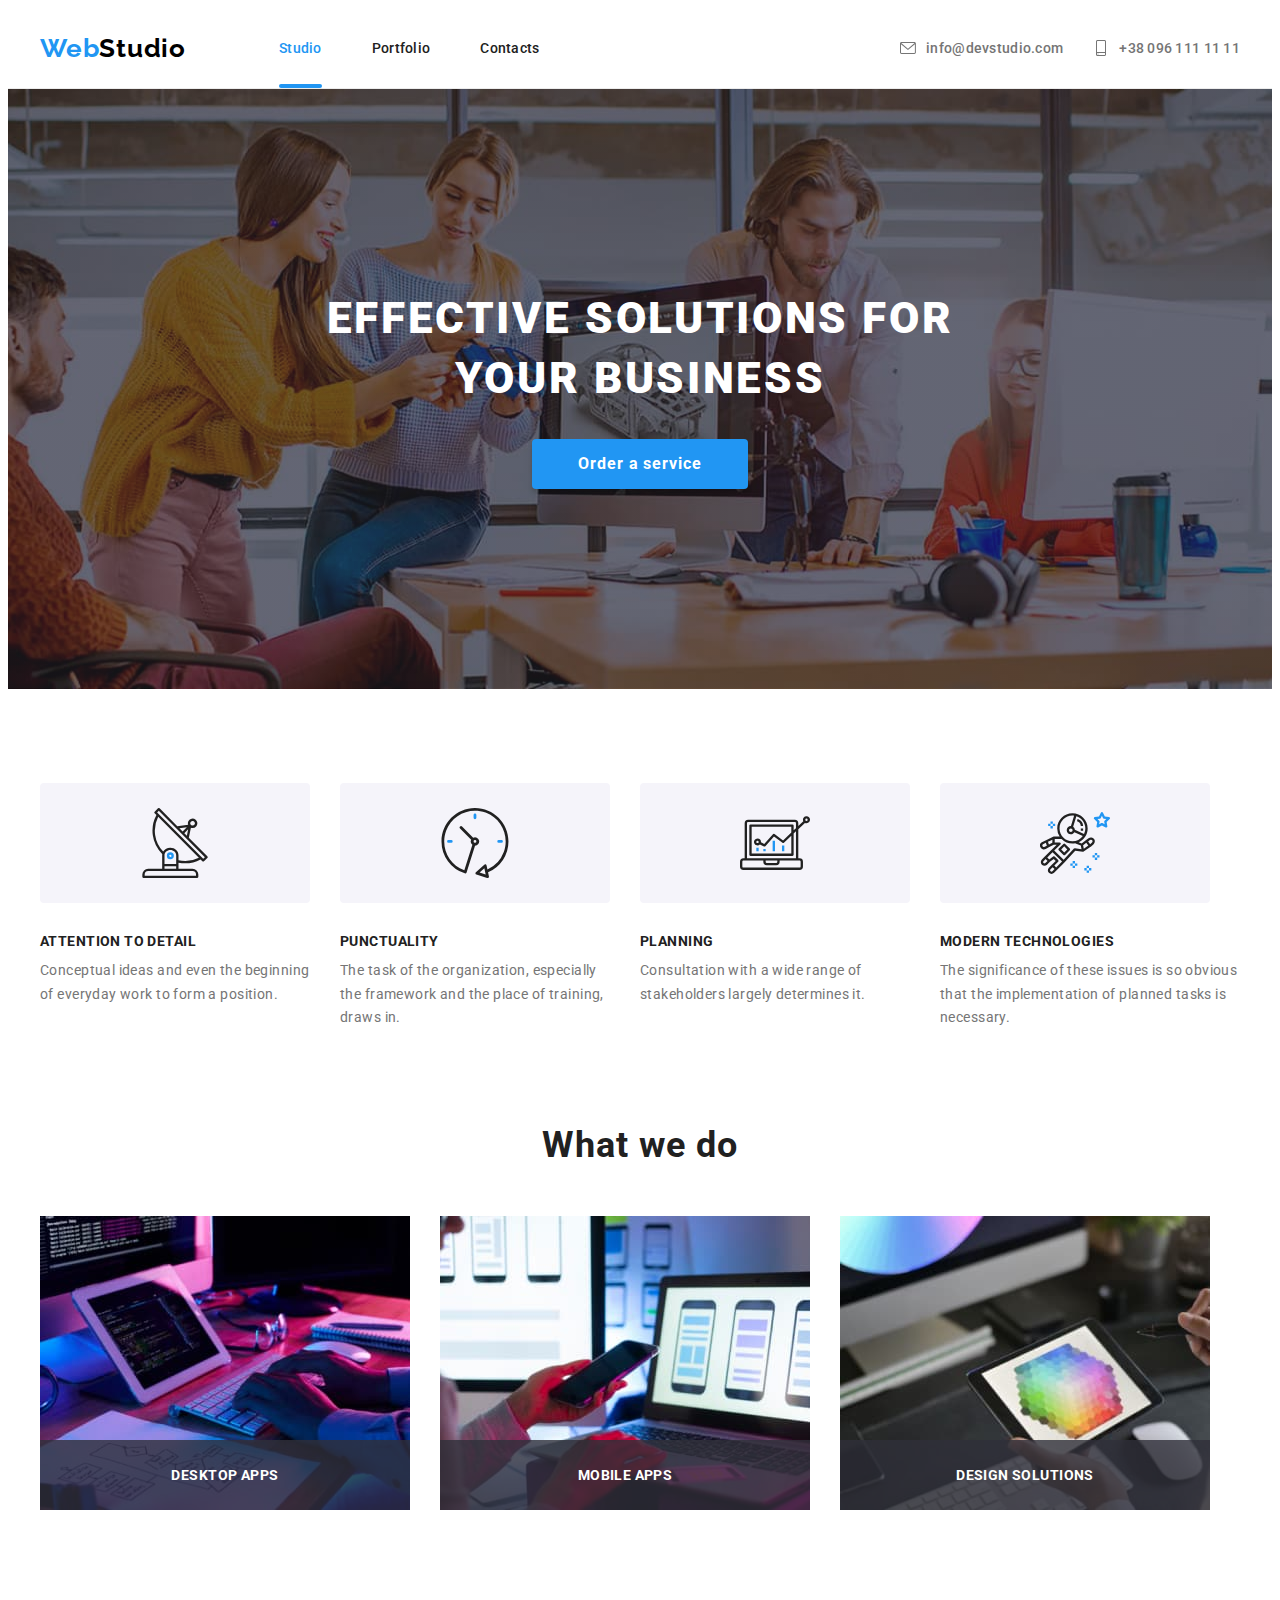
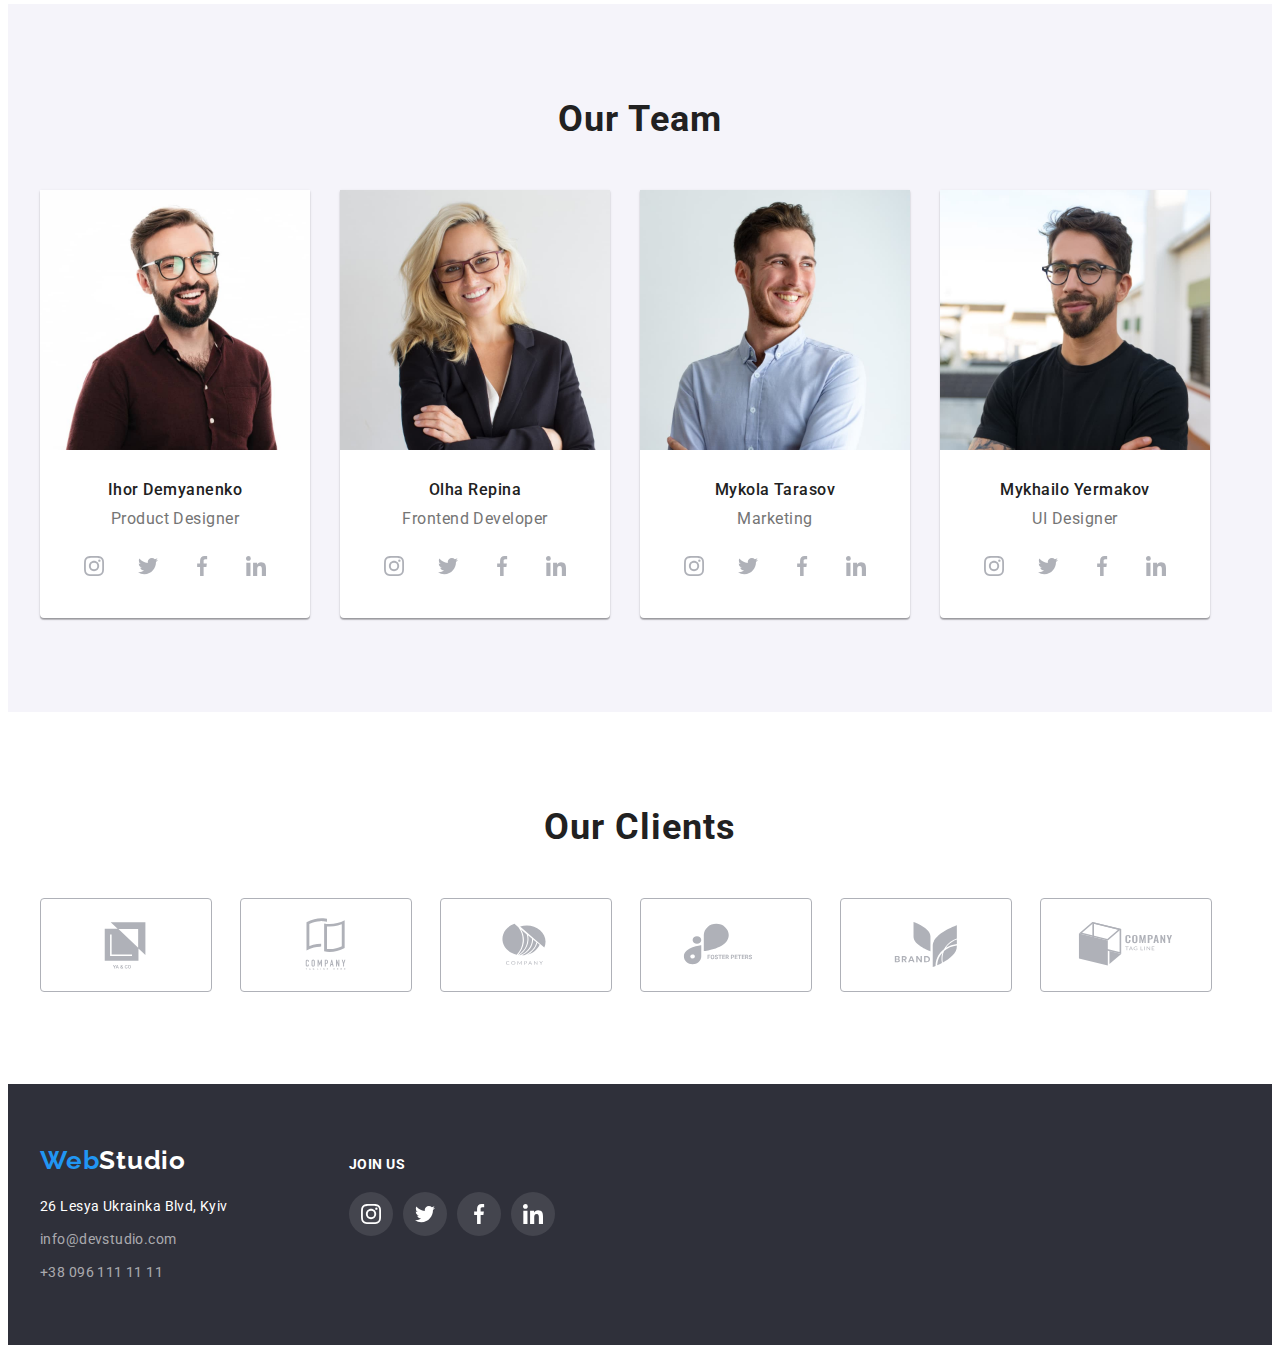
<file: index.html>
<!DOCTYPE html>
<html lang="en">
  <head>
    <meta charset="UTF-8" />
    <meta name="viewport" content="width=device-width, initial-scale=1.0" />
    <title>WebStudio</title>
    <link rel="preconnect" href="https://fonts.googleapis.com" />
    <link rel="preconnect" href="https://fonts.gstatic.com" crossorigin />
    <link
      href="https://fonts.googleapis.com/css2?family=Raleway:wght@700&family=Roboto:wght@400;500;700;900&display=swap"
      rel="stylesheet"
    />
    <link
      rel="stylesheet"
      href="https://cdnjs.cloudflare.com/ajax/libs/modern-normalize/2.0.0/modern-normalize.min.css"
      integrity="sha512-4xo8blKMVCiXpTaLzQSLSw3KFOVPWhm/TRtuPVc4WG6kUgjH6J03IBuG7JZPkcWMxJ5huwaBpOpnwYElP/m6wg=="
      crossorigin="anonymous"
      referrerpolicy="no-referrer"
    />
    <link rel="stylesheet" href="./css/styles.css" />
  </head>
  <body>
    <!-- header -->
    <header class="header">
      <div class="container header-wrapper">
        <nav class="site-nav-wrapper">
          <a class="logo" href="./index.html" lang="en"
            ><span class="accent">Web</span>Studio</a
          >
          <ul class="site-nav">
            <li class="site-nav-item">
              <a href="./index.html" class="link current site-nav-link"
                >Studio</a
              >
            </li>
            <li class="site-nav-item">
              <a href="./portfolio.html" class="link site-nav-link"
                >Portfolio</a
              >
            </li>
            <li class="site-nav-item">
              <a href="" class="link site-nav-link">Contacts</a>
            </li>
          </ul>
        </nav>

        <ul class="header-contacts-wrapper">
          <li class="header-contacts-item">
            <a href="mailto:info@devstudio.com" class="link contacts-link">
              <svg class="header-contacts-icon">
                <use href="./images/icons.svg#icon-envelope"></use>
              </svg>
              info@devstudio.com</a
            >
          </li>
          <li class="header-contacts-item">
            <a href="tel:+380961111111" class="link contacts-link">
              <svg class="header-contacts-icon">
                <use href="./images/icons.svg#icon-smartphone"></use></svg
              >+38 096 111 11 11</a
            >
          </li>
        </ul>
      </div>
    </header>

    <!-- main content -->
    <main>
      <!-- hero screen -->
      <section class="hero">
        <div class="container">
          <h1 class="hero-title">Effective solutions for your business</h1>
          <button data-modal-open class="button primary" type="button">
            Order a service
          </button>
        </div>
      </section>

      <!-- benefits -->
      <section class="section benefits">
        <div class="container">
          <h2 class="title visually-hidden">Features</h2>
          <ul class="benefits-list">
            <li class="benefits-item">
              <div class="benefits-pic">
                <svg class="benefits-icon">
                  <use href="./images/icons.svg#icon-antenna"></use>
                </svg>
              </div>
              <h3 class="benefits-title">Attention to detail</h3>
              <p class="content">
                Conceptual ideas and even the beginning of everyday work to form
                a position.
              </p>
            </li>
            <li class="benefits-item">
              <div class="benefits-pic">
                <svg class="benefits-icon">
                  <use href="./images/icons.svg#icon-clock"></use>
                </svg>
              </div>
              <h3 class="benefits-title">Punctuality</h3>
              <p class="content">
                The task of the organization, especially the framework and the
                place of training, draws in.
              </p>
            </li>
            <li class="benefits-item">
              <div class="benefits-pic">
                <svg class="benefits-icon">
                  <use href="./images/icons.svg#icon-diagram"></use>
                </svg>
              </div>
              <h3 class="benefits-title">Planning</h3>
              <p class="content">
                Consultation with a wide range of stakeholders largely
                determines it.
              </p>
            </li>
            <li class="benefits-item">
              <div class="benefits-pic">
                <svg class="benefits-icon">
                  <use href="./images/icons.svg#icon-astronaut"></use>
                </svg>
              </div>
              <h3 class="benefits-title">Modern technologies</h3>
              <p class="content">
                The significance of these issues is so obvious that the
                implementation of planned tasks is necessary.
              </p>
            </li>
          </ul>
        </div>
      </section>

      <!-- what we do -->

      <section class="section works">
        <div class="container">
          <h2 class="title">What we do</h2>
          <ul class="works-list">
            <li>
              <div class="works-thumb">
                <img
                  class="works-pic"
                  src="./images/img-1.jpg"
                  alt="Desktop apps"
                  width="370"
                  height="294"
                />
                <p class="works-label">Desktop apps</p>
              </div>
            </li>
            <li>
              <div class="works-thumb">
                <img
                  class="works-pic"
                  src="./images/img-2.jpg"
                  alt="Mobile apps"
                  width="370"
                  height="294"
                />
                <p class="works-label">Mobile apps</p>
              </div>
            </li>
            <li>
              <div class="works-thumb">
                <img
                  class="works-pic"
                  src="./images/img-3.jpg"
                  alt="Design solutions"
                  width="370"
                  height="294"
                />
                <p class="works-label">Design solutions</p>
              </div>
            </li>
          </ul>
        </div>
      </section>

      <!-- our team -->

      <section class="section our-team">
        <div class="container">
          <h2 class="title">Our Team</h2>
          <ul class="team-list">
            <li class="team-item">
              <img
                class="team-pic"
                src="./images/product-designer.jpg"
                alt="Product Designer"
                width="270"
                height="260"
              />
              <div class="team-item-content">
                <h3 class="subtitle">Ihor Demyanenko</h3>
                <p class="team-position" lang="en">Product Designer</p>

                <ul class="socials-list">
                  <li class="socials-item">
                    <a
                      href=""
                      class="link social-link"
                      target="_blank"
                      rel="noopener noreferrer nofollow"
                      ><svg class="social-link-icon">
                        <use
                          href="./images/icons.svg#icon-instagram"
                        ></use></svg
                    ></a>
                  </li>
                  <li class="socials-item">
                    <a
                      href=""
                      class="link social-link"
                      target="_blank"
                      rel="noopener noreferrer nofollow"
                      ><svg class="social-link-icon">
                        <use href="./images/icons.svg#icon-twitter"></use></svg
                    ></a>
                  </li>
                  <li class="socials-item">
                    <a
                      href=""
                      class="link social-link"
                      target="_blank"
                      rel="noopener noreferrer nofollow"
                      ><svg class="social-link-icon">
                        <use href="./images/icons.svg#icon-facebook"></use></svg
                    ></a>
                  </li>
                  <li class="socials-item">
                    <a
                      href=""
                      class="link social-link"
                      target="_blank"
                      rel="noopener noreferrer nofollow"
                      ><svg class="social-link-icon">
                        <use href="./images/icons.svg#icon-linkedin"></use></svg
                    ></a>
                  </li>
                </ul>
              </div>
            </li>
            <li class="team-item">
              <img
                class="team-pic"
                src="./images/frontend-developer.jpg"
                alt="Frontend Developer"
                width="270"
                height="260"
              />
              <div class="team-item-content">
                <h3 class="subtitle">Olha Repina</h3>
                <p class="team-position" lang="en">Frontend Developer</p>
                <ul class="socials-list">
                  <li class="socials-item">
                    <a
                      href=""
                      class="link social-link"
                      target="_blank"
                      rel="noopener noreferrer nofollow"
                      ><svg class="social-link-icon">
                        <use
                          href="./images/icons.svg#icon-instagram"
                        ></use></svg
                    ></a>
                  </li>
                  <li class="socials-item">
                    <a
                      href=""
                      class="link social-link"
                      target="_blank"
                      rel="noopener noreferrer nofollow"
                      ><svg class="social-link-icon">
                        <use href="./images/icons.svg#icon-twitter"></use></svg
                    ></a>
                  </li>
                  <li class="socials-item">
                    <a
                      href=""
                      class="link social-link"
                      target="_blank"
                      rel="noopener noreferrer nofollow"
                      ><svg class="social-link-icon">
                        <use href="./images/icons.svg#icon-facebook"></use></svg
                    ></a>
                  </li>
                  <li class="socials-item">
                    <a
                      href=""
                      class="link social-link"
                      target="_blank"
                      rel="noopener noreferrer nofollow"
                      ><svg class="social-link-icon">
                        <use href="./images/icons.svg#icon-linkedin"></use></svg
                    ></a>
                  </li>
                </ul>
              </div>
            </li>
            <li class="team-item">
              <img
                class="team-pic"
                src="./images/marketing.jpg"
                alt="Marketing Specialist"
                width="270"
                height="260"
              />
              <div class="team-item-content">
                <h3 class="subtitle">Mykola Tarasov</h3>
                <p class="team-position" lang="en">Marketing</p>
                <ul class="socials-list">
                  <li class="socials-item">
                    <a
                      href=""
                      class="link social-link"
                      target="_blank"
                      rel="noopener noreferrer nofollow"
                      ><svg class="social-link-icon">
                        <use
                          href="./images/icons.svg#icon-instagram"
                        ></use></svg
                    ></a>
                  </li>
                  <li class="socials-item">
                    <a
                      href=""
                      class="link social-link"
                      target="_blank"
                      rel="noopener noreferrer nofollow"
                      ><svg class="social-link-icon">
                        <use href="./images/icons.svg#icon-twitter"></use></svg
                    ></a>
                  </li>
                  <li class="socials-item">
                    <a
                      href=""
                      class="link social-link"
                      target="_blank"
                      rel="noopener noreferrer nofollow"
                      ><svg class="social-link-icon">
                        <use href="./images/icons.svg#icon-facebook"></use></svg
                    ></a>
                  </li>
                  <li class="socials-item">
                    <a
                      href=""
                      class="link social-link"
                      target="_blank"
                      rel="noopener noreferrer nofollow"
                      ><svg class="social-link-icon">
                        <use href="./images/icons.svg#icon-linkedin"></use></svg
                    ></a>
                  </li>
                </ul>
              </div>
            </li>
            <li class="team-item">
              <img
                class="team-pic"
                src="./images/ui-designer.jpg"
                alt="UI Designer"
                width="270"
                height="260"
              />
              <div class="team-item-content">
                <h3 class="subtitle">Mykhailo Yermakov</h3>
                <p class="team-position" lang="en">UI Designer</p>
                <ul class="socials-list">
                  <li class="socials-item">
                    <a
                      href=""
                      class="link social-link"
                      target="_blank"
                      rel="noopener noreferrer nofollow"
                      ><svg class="social-link-icon">
                        <use
                          href="./images/icons.svg#icon-instagram"
                        ></use></svg
                    ></a>
                  </li>
                  <li class="socials-item">
                    <a
                      href=""
                      class="link social-link"
                      target="_blank"
                      rel="noopener noreferrer nofollow"
                      ><svg class="social-link-icon">
                        <use href="./images/icons.svg#icon-twitter"></use></svg
                    ></a>
                  </li>
                  <li class="socials-item">
                    <a
                      href=""
                      class="link social-link"
                      target="_blank"
                      rel="noopener noreferrer nofollow"
                      ><svg class="social-link-icon">
                        <use href="./images/icons.svg#icon-facebook"></use></svg
                    ></a>
                  </li>
                  <li class="socials-item">
                    <a
                      href=""
                      class="link social-link"
                      target="_blank"
                      rel="noopener noreferrer nofollow"
                      ><svg class="social-link-icon">
                        <use href="./images/icons.svg#icon-linkedin"></use></svg
                    ></a>
                  </li>
                </ul>
              </div>
            </li>
          </ul>
        </div>
      </section>

      <!-- clients -->
      <section class="clients section">
        <div class="container">
          <h2 class="title">Our Clients</h2>
          <ul class="clients-list">
            <li class="clients-item">
              <a
                href=""
                class="clients-link"
                target="_blank"
                rel="noopener noreferrer nofollow"
              >
                <svg class="clients-icon">
                  <use href="./images/icons.svg#icon-client-1"></use></svg
              ></a>
            </li>
            <li class="clients-item">
              <a
                href=""
                class="clients-link"
                target="_blank"
                rel="noopener noreferrer nofollow"
              >
                <svg class="clients-icon">
                  <use href="./images/icons.svg#icon-client-2"></use></svg
              ></a>
            </li>
            <li class="clients-item">
              <a
                href=""
                class="clients-link"
                target="_blank"
                rel="noopener noreferrer nofollow"
              >
                <svg class="clients-icon">
                  <use href="./images/icons.svg#icon-client-3"></use></svg
              ></a>
            </li>
            <li class="clients-item">
              <a
                href=""
                class="clients-link"
                target="_blank"
                rel="noopener noreferrer nofollow"
              >
                <svg class="clients-icon">
                  <use href="./images/icons.svg#icon-client-4"></use></svg
              ></a>
            </li>
            <li class="clients-item">
              <a
                href=""
                class="clients-link"
                target="_blank"
                rel="noopener noreferrer nofollow"
              >
                <svg class="clients-icon">
                  <use href="./images/icons.svg#icon-client-5"></use></svg
              ></a>
            </li>
            <li class="clients-item">
              <a
                href=""
                class="clients-link"
                target="_blank"
                rel="noopener noreferrer nofollow"
              >
                <svg class="clients-icon">
                  <use href="./images/icons.svg#icon-client-6"></use></svg
              ></a>
            </li>
          </ul>
        </div>
      </section>
    </main>

    <!-- footer -->
    <footer class="footer">
      <div class="container footer-container">
        <div class="footer-nav">
          <a href="./index.html" lang="en" class="logo"
            ><span class="accent">Web</span>Studio</a
          >
          <address class="address">
            <!-- address list -->
            <ul class="address-list">
              <li class="address-item">
                <a
                  href="https://maps.app.goo.gl/XvSEpXmjgRdSqmz17"
                  target="_blank"
                  rel="nofollow noreferrer noopener"
                  class="link address-map"
                >
                  26 Lesya Ukrainka Blvd, Kyiv
                </a>
              </li>
              <li class="address-item">
                <a href="mailto:info@devstudio.com" class="link address-link"
                  >info@devstudio.com</a
                >
              </li>
              <li class="address-item">
                <a href="tel:+380961111111" class="link address-link"
                  >+38 096 111 11 11</a
                >
              </li>
            </ul>
          </address>
        </div>

        <div class="follow-container">
          <p class="follow-title">Join Us</p>
          <ul class="footer-follow-list">
            <li class="follow-item">
              <a
                href=""
                class="footer-link"
                target="_blank"
                rel="noopener noreferrer nofollow"
              >
                <svg class="footer-icon">
                  <use href="./images/icons.svg#icon-instagram"></use>
                </svg>
              </a>
            </li>
            <li class="follow-item">
              <a
                href=""
                class="footer-link"
                target="_blank"
                rel="noopener noreferrer nofollow"
              >
                <svg class="footer-icon">
                  <use href="./images/icons.svg#icon-twitter"></use>
                </svg>
              </a>
            </li>
            <li class="follow-item">
              <a
                href=""
                class="footer-link"
                target="_blank"
                rel="noopener noreferrer nofollow"
              >
                <svg class="footer-icon">
                  <use href="./images/icons.svg#icon-facebook"></use>
                </svg>
              </a>
            </li>
            <li class="follow-item">
              <a
                href=""
                class="footer-link"
                target="_blank"
                rel="noopener noreferrer nofollow"
              >
                <svg class="footer-icon">
                  <use href="./images/icons.svg#icon-linkedin"></use>
                </svg>
              </a>
            </li>
          </ul>
        </div>
      </div>
    </footer>

    <!-- modal -->
    <div class="backdrop is-hidden" data-modal>
      <div class="modal">
        <button data-modal-close class="btn-close">
          <svg class="modal-close-icon" width="18" height="18">
            <use href="./images/icons.svg#icon-close-black"></use>
          </svg>
        </button>
      </div>
    </div>

    <script src="./js/modal.js"></script>
  </body>
</html>
</file>
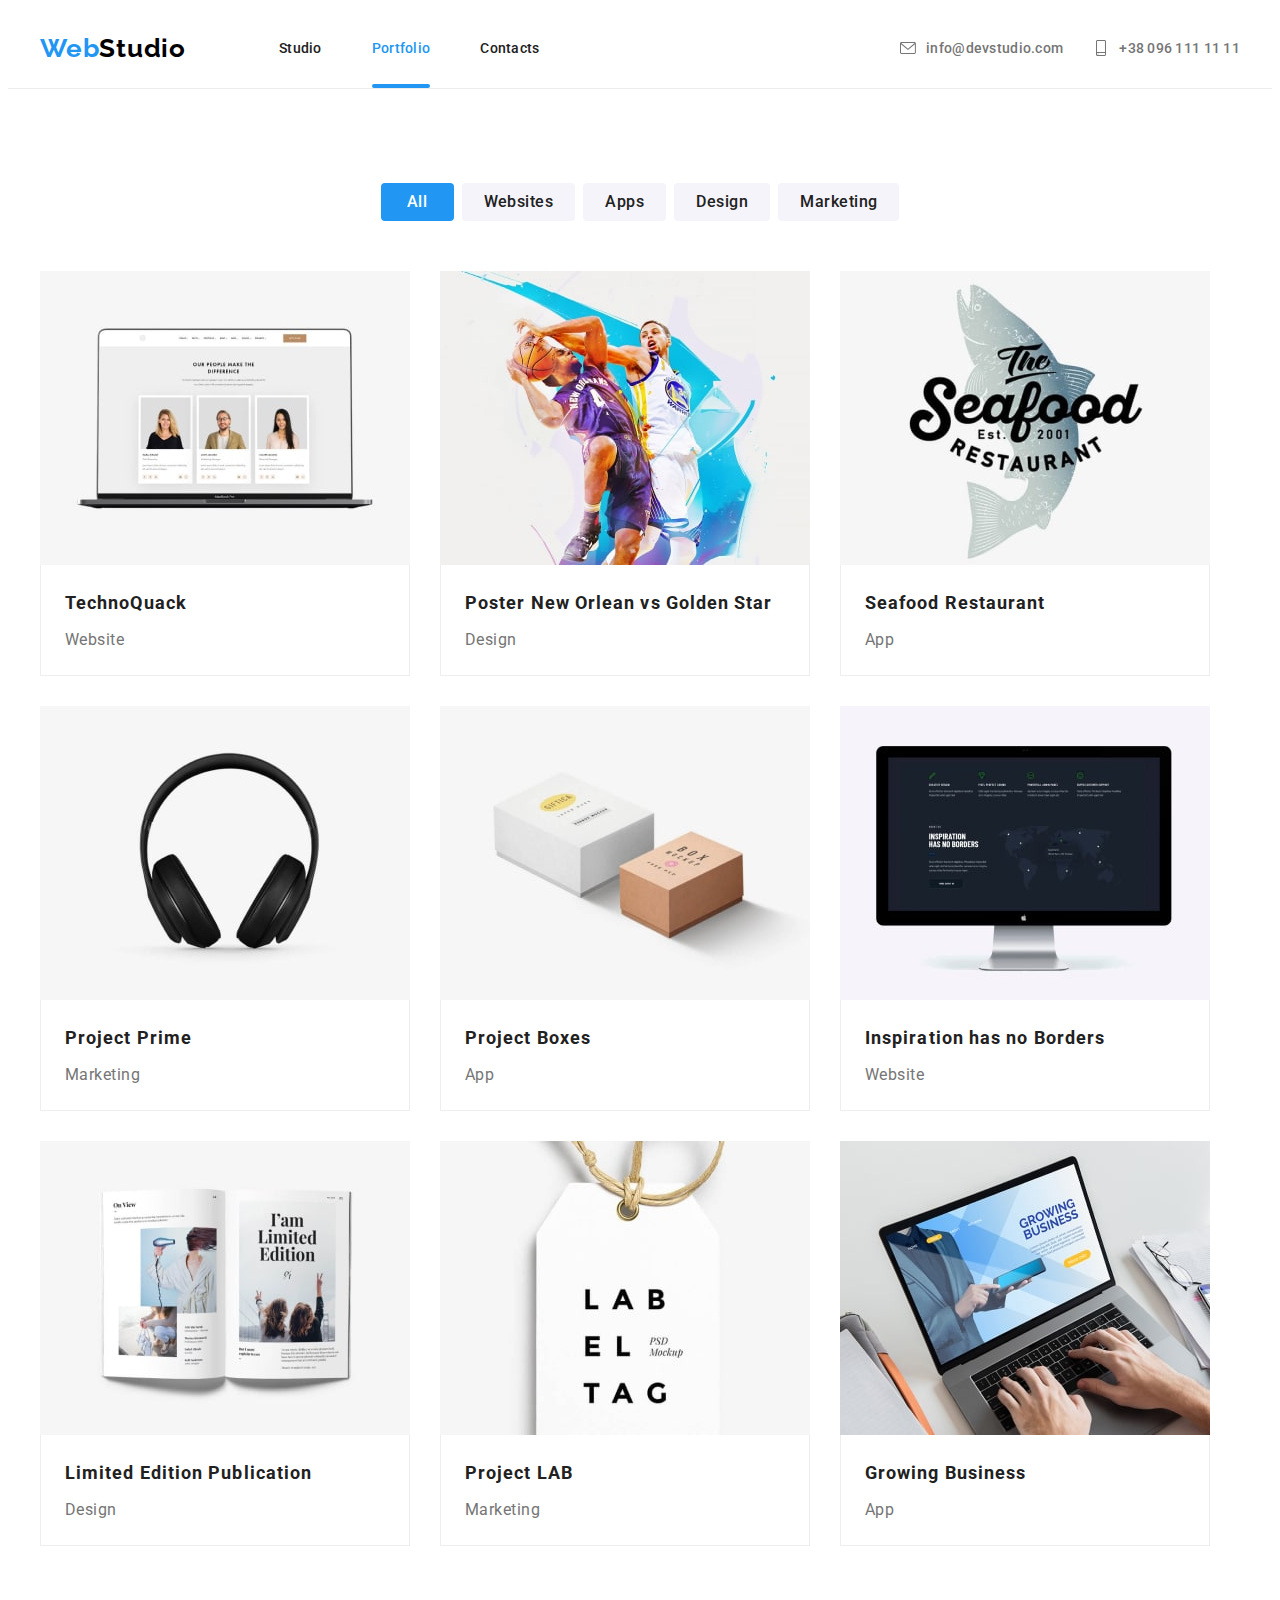
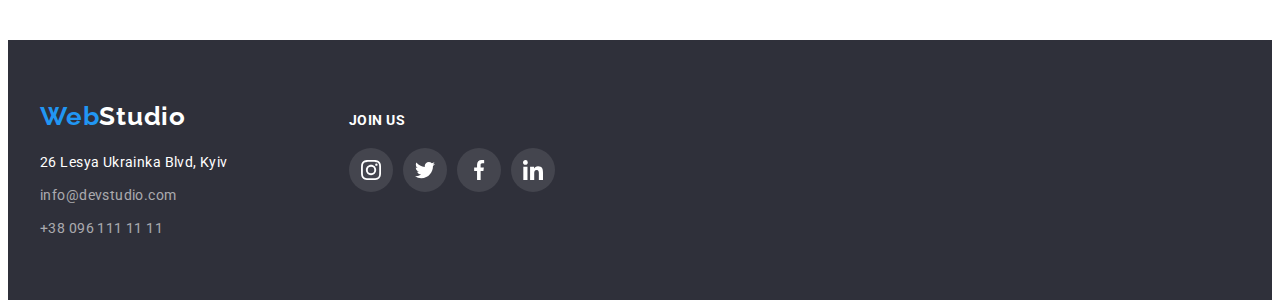
<file: portfolio.html>
<!DOCTYPE html>
<html lang="en">
  <head>
    <meta charset="UTF-8" />
    <meta name="viewport" content="width=device-width, initial-scale=1.0" />
    <title>WebStudio</title>
    <link rel="preconnect" href="https://fonts.googleapis.com" />
    <link rel="preconnect" href="https://fonts.gstatic.com" crossorigin />
    <link
      href="https://fonts.googleapis.com/css2?family=Raleway:wght@700&family=Roboto:wght@400;500;700;900&display=swap"
      rel="stylesheet"
    />
    <link
      rel="stylesheet"
      href="https://cdnjs.cloudflare.com/ajax/libs/modern-normalize/2.0.0/modern-normalize.min.css"
      integrity="sha512-4xo8blKMVCiXpTaLzQSLSw3KFOVPWhm/TRtuPVc4WG6kUgjH6J03IBuG7JZPkcWMxJ5huwaBpOpnwYElP/m6wg=="
      crossorigin="anonymous"
      referrerpolicy="no-referrer"
    />
    <link rel="stylesheet" href="./css/styles.css" />
  </head>
  <body>
    <!-- header -->
    <header class="header">
      <div class="container header-wrapper">
        <nav class="site-nav-wrapper">
          <a class="logo" href="./index.html" lang="en"
            ><span class="accent">Web</span>Studio</a
          >
          <ul class="site-nav">
            <li class="site-nav-item">
              <a href="./index.html" class="link site-nav-link">Studio</a>
            </li>
            <li class="site-nav-item">
              <a href="./portfolio.html" class="link current site-nav-link"
                >Portfolio</a
              >
            </li>
            <li class="site-nav-item">
              <a href="" class="link site-nav-link">Contacts</a>
            </li>
          </ul>
        </nav>

        <ul class="header-contacts-wrapper">
          <li class="header-contacts-item">
            <a href="mailto:info@devstudio.com" class="link contacts-link">
              <svg class="header-contacts-icon">
                <use href="./images/icons.svg#icon-envelope"></use>
              </svg>
              info@devstudio.com</a
            >
          </li>
          <li class="header-contacts-item">
            <a href="tel:+380961111111" class="link contacts-link">
              <svg class="header-contacts-icon">
                <use href="./images/icons.svg#icon-smartphone"></use></svg
              >+38 096 111 11 11</a
            >
          </li>
        </ul>
      </div>
    </header>

    <!-- main content -->
    <main>
      <section class="portfolio">
        <div class="container">
          <h1 class="visually-hidden">Portfolio</h1>
          <ul class="list button-list">
            <li>
              <button type="button" class="button portfolio-button accent">
                All
              </button>
            </li>
            <li>
              <button type="button" class="button portfolio-button">
                Websites
              </button>
            </li>
            <li>
              <button type="button" class="button portfolio-button">
                Apps
              </button>
            </li>
            <li>
              <button type="button" class="button portfolio-button">
                Design
              </button>
            </li>
            <li>
              <button type="button" class="button portfolio-button">
                Marketing
              </button>
            </li>
          </ul>
          <!-- portfolio cards -->
          <ul class="list cards-list">
            <li class="cards-item">
              <a class="link cards-link" href=""
                ><div class="cards-thumb">
                  <img
                    class="carts-pic"
                    src="./images/portfolio-1.jpg"
                    alt="TechnoQuack"
                    width="370"
                    height="294"
                  />
                  <div class="hover-overlay">
                    <p class="overlay-content">
                      The resource offers comprehensive offers with different
                      levels of functionality and services. All this will allow
                      the user to get comprehensive information about the
                      company or individual.
                    </p>
                  </div>
                </div>
                <div class="cards-content">
                  <h2 class="portfolio-title">TechnoQuack</h2>
                  <p class="portfolio-subtitle">Website</p>
                </div>
              </a>
            </li>
            <li class="cards-item">
              <a class="link cards-link" href=""
                ><div class="cards-thumb">
                  <img
                    class="carts-pic"
                    src="./images/portfolio-2.jpg"
                    alt="Poster New Orlean vs Golden Star"
                    width="370"
                    height="294"
                  />
                  <div class="hover-overlay">
                    <p class="overlay-content">
                      The resource offers comprehensive offers with different
                      levels of functionality and services. All this will allow
                      the user to get comprehensive information about the
                      company or individual.
                    </p>
                  </div>
                </div>
                <div class="cards-content">
                  <h2 class="portfolio-title">
                    Poster New Orlean vs Golden Star
                  </h2>
                  <p class="portfolio-subtitle">Design</p>
                </div>
              </a>
            </li>
            <li class="cards-item">
              <a class="link cards-link" href=""
                ><div class="cards-thumb">
                  <img
                    class="carts-pic"
                    src="./images/portfolio-3.jpg"
                    alt="Seafood Restaurant"
                    width="370"
                    height="294"
                  />
                  <div class="hover-overlay">
                    <p class="overlay-content">
                      The resource offers comprehensive offers with different
                      levels of functionality and services. All this will allow
                      the user to get comprehensive information about the
                      company or individual.
                    </p>
                  </div>
                </div>
                <div class="cards-content">
                  <h2 class="portfolio-title">Seafood Restaurant</h2>
                  <p class="portfolio-subtitle">App</p>
                </div>
              </a>
            </li>
            <li class="cards-item">
              <a class="link cards-link" href=""
                ><div class="cards-thumb">
                  <img
                    class="carts-pic"
                    src="./images/portfolio-4.jpg"
                    alt="Project Prime"
                    width="370"
                    height="294"
                  />
                  <div class="hover-overlay">
                    <p class="overlay-content">
                      The resource offers comprehensive offers with different
                      levels of functionality and services. All this will allow
                      the user to get comprehensive information about the
                      company or individual.
                    </p>
                  </div>
                </div>
                <div class="cards-content">
                  <h2 class="portfolio-title">Project Prime</h2>
                  <p class="portfolio-subtitle">Marketing</p>
                </div>
              </a>
            </li>
            <li class="cards-item">
              <a class="link cards-link" href=""
                ><div class="cards-thumb">
                  <img
                    class="carts-pic"
                    src="./images/portfolio-5.jpg"
                    alt="Project Boxes"
                    width="370"
                    height="294"
                  />
                  <div class="hover-overlay">
                    <p class="overlay-content">
                      The resource offers comprehensive offers with different
                      levels of functionality and services. All this will allow
                      the user to get comprehensive information about the
                      company or individual.
                    </p>
                  </div>
                </div>
                <div class="cards-content">
                  <h2 class="portfolio-title">Project Boxes</h2>
                  <p class="portfolio-subtitle">App</p>
                </div>
              </a>
            </li>
            <li class="cards-item">
              <a class="link cards-link" href=""
                ><div class="cards-thumb">
                  <img
                    class="carts-pic"
                    src="./images/portfolio-6.jpg"
                    alt="Inspiration has no Borders"
                    width="370"
                    height="294"
                  />
                  <div class="hover-overlay">
                    <p class="overlay-content">
                      The resource offers comprehensive offers with different
                      levels of functionality and services. All this will allow
                      the user to get comprehensive information about the
                      company or individual.
                    </p>
                  </div>
                </div>
                <div class="cards-content">
                  <h2 class="portfolio-title">Inspiration has no Borders</h2>
                  <p class="portfolio-subtitle">Website</p>
                </div>
              </a>
            </li>
            <li class="cards-item">
              <a class="link cards-link" href=""
                ><div class="cards-thumb">
                  <img
                    class="carts-pic"
                    src="./images/portfolio-7.jpg"
                    alt="Limited Edition Publication"
                    width="370"
                    height="294"
                  />
                  <div class="hover-overlay">
                    <p class="overlay-content">
                      The resource offers comprehensive offers with different
                      levels of functionality and services. All this will allow
                      the user to get comprehensive information about the
                      company or individual.
                    </p>
                  </div>
                </div>
                <div class="cards-content">
                  <h2 class="portfolio-title">Limited Edition Publication</h2>
                  <p class="portfolio-subtitle">Design</p>
                </div>
              </a>
            </li>
            <li class="cards-item">
              <a class="link cards-link" href=""
                ><div class="cards-thumb">
                  <img
                    class="carts-pic"
                    src="./images/portfolio-8.jpg"
                    alt="Project LAB"
                    width="370"
                    height="294"
                  />
                  <div class="hover-overlay">
                    <p class="overlay-content">
                      The resource offers comprehensive offers with different
                      levels of functionality and services. All this will allow
                      the user to get comprehensive information about the
                      company or individual.
                    </p>
                  </div>
                </div>
                <div class="cards-content">
                  <h2 class="portfolio-title">Project LAB</h2>
                  <p class="portfolio-subtitle">Marketing</p>
                </div>
              </a>
            </li>
            <li class="cards-item">
              <a class="link cards-link" href=""
                ><div class="cards-thumb">
                  <img
                    class="carts-pic"
                    src="./images/portfolio-9.jpg"
                    alt="Growing Business"
                    width="370"
                    height="294"
                  />
                  <div class="hover-overlay">
                    <p class="overlay-content">
                      The resource offers comprehensive offers with different
                      levels of functionality and services. All this will allow
                      the user to get comprehensive information about the
                      company or individual.
                    </p>
                  </div>
                </div>
                <div class="cards-content">
                  <h2 class="portfolio-title">Growing Business</h2>
                  <p class="portfolio-subtitle">App</p>
                </div>
              </a>
            </li>
          </ul>
        </div>
      </section>
    </main>

    <!-- footer -->
    <footer class="footer">
      <div class="container footer-container">
        <div class="footer-nav">
          <a href="./index.html" lang="en" class="logo"
            ><span class="accent">Web</span>Studio</a
          >
          <address class="address">
            <!-- address list -->
            <ul class="address-list">
              <li class="address-item">
                <a
                  href="https://maps.app.goo.gl/XvSEpXmjgRdSqmz17"
                  target="_blank"
                  rel="nofollow noreferrer noopener"
                  class="link address-map"
                  >26 Lesya Ukrainka Blvd, Kyiv</a
                >
              </li>
              <li class="address-item">
                <a href="mailto:info@devstudio.com" class="link address-link"
                  >info@devstudio.com</a
                >
              </li>
              <li class="address-item">
                <a href="tel:+380961111111" class="link address-link"
                  >+38 096 111 11 11</a
                >
              </li>
            </ul>
          </address>
        </div>

        <div class="follow-container">
          <p class="follow-title">Join Us</p>
          <ul class="footer-follow-list">
            <li class="follow-item">
              <a
                href=""
                class="footer-link"
                target="_blank"
                rel="noopener noreferrer nofollow"
              >
                <svg class="footer-icon">
                  <use href="./images/icons.svg#icon-instagram"></use>
                </svg>
              </a>
            </li>
            <li class="follow-item">
              <a
                href=""
                class="footer-link"
                target="_blank"
                rel="noopener noreferrer nofollow"
              >
                <svg class="footer-icon">
                  <use href="./images/icons.svg#icon-twitter"></use>
                </svg>
              </a>
            </li>
            <li class="follow-item">
              <a
                href=""
                class="footer-link"
                target="_blank"
                rel="noopener noreferrer nofollow"
              >
                <svg class="footer-icon">
                  <use href="./images/icons.svg#icon-facebook"></use>
                </svg>
              </a>
            </li>
            <li class="follow-item">
              <a
                href=""
                class="footer-link"
                target="_blank"
                rel="noopener noreferrer nofollow"
              >
                <svg class="footer-icon">
                  <use href="./images/icons.svg#icon-linkedin"></use>
                </svg>
              </a>
            </li>
          </ul>
        </div>
      </div>
    </footer>
  </body>
</html>
</file>
<file: css/styles.css>
:root {
  --accent-color: #2196f3;
  --primary-black-color: #000000;
  --primary-white-color: #ffffff;
  --primary-text-color: #757575;
  --secondary-text-color: #212121;
  --inverse-light-text-color: rgba(255, 255, 255, 0.6);
  --lightest-gray-color: #f5f4fa;
  --gray-color: #afb1b8;
}

/* main styles */
body {
  font-family: "Roboto", sans-serif;
  font-size: 14px;
  background-color: var(--primary-white-color);
  color: var(--primary-text-color);
}

h1,
h2,
h3,
h4,
h5,
h6,
p {
  margin: 0;
}

ul {
  padding: 0;
  margin: 0;
  list-style: none;
}

.link {
  text-decoration: none;
  color: var(--primary-text-color);
}

.container {
  width: 1200px;
  margin: 0 auto;
  padding-left: 15px;
  padding-right: 15px;
  /* outline: 2px solid tomato; */
}

.visually-hidden {
  position: absolute;
  width: 1px;
  height: 1px;
  margin: -1px;
  border: 0;
  padding: 0;

  white-space: nowrap;
  clip-path: inset(100%);
  clip: rect(0 0 0 0);
  overflow: hidden;
}

/* buttons */
.button {
  padding: 10px 32px;
  min-width: 216px;
  border-width: 0;
  border-radius: 4px;
  cursor: pointer;

  font-family: inherit;
  color: var(--primary-white-color);
  text-align: center;
}

.button.primary {
  font-weight: 700;
  font-size: 16px;
  line-height: 1.87;
  letter-spacing: 0.06em;
  background-color: #2196f3;
  box-shadow: 0 4px 4px 0 rgba(0, 0, 0, 0.15);
}

.button.primary:active {
  box-shadow: 0 4px 4px 0 rgba(0, 0, 0, 0.15);
  background: #188ce8;
}

/* header */
.header {
  /* padding-top: 24px;
  padding-bottom: 25px; */
  border-bottom: 1px solid #ececec;
}

.header-wrapper {
  display: flex;
  align-items: center;
}

/* logo */
.logo {
  margin-right: 93px;

  font-family: "Raleway", sans-serif;
  font-weight: 700;
  font-size: 26px;
  letter-spacing: 0.03em;
  text-decoration: none;

  color: var(--primary-black-color);
}
.logo .accent {
  color: var(--accent-color);
}

/* navigation */
.site-nav-wrapper {
  display: flex;
  align-items: center;
  margin-right: auto;
}

.site-nav {
  display: flex;
  align-items: center;
  column-gap: 50px;
}

.site-nav-link {
  position: relative;
  display: block;
  padding-top: 32px;
  padding-bottom: 32px;
}

.current.site-nav-link::after {
  content: "";
  position: absolute;
  left: 0;
  bottom: 0;
  display: block;
  width: 100%;
  height: 4px;

  background: #2196f3;
  border-radius: 2px;
}

.site-nav .link {
  font-weight: 500;
  letter-spacing: 0.02em;
  color: var(--secondary-text-color);

  transition: color 250ms cubic-bezier(0.4, 0, 0.2, 1);
}

.site-nav .link:hover,
.site-nav .link:focus {
  color: var(--accent-color);
}

.link.current {
  color: var(--accent-color);
}

/* contacts */

.header-contacts-wrapper {
  display: flex;
  gap: 30px;
  align-items: center;
}

.header-contacts-item {
  display: flex;
  gap: 10px;
  align-items: center;

  font-weight: 500;
  letter-spacing: 0.02em;
}

.contacts-link {
  display: flex;
  gap: 10px;
  align-items: center;
  padding-top: 20px;
  padding-bottom: 20px;

  transition-property: color;
  transition-duration: 250ms;
  transition-timing-function: cubic-bezier(0.4, 0, 0.2, 1);
}

.contacts-link:hover,
.contacts-link:focus {
  color: var(--accent-color);
}

.header-contacts-icon {
  width: 16px;
  height: 16px;
  fill: currentColor;
}

/* hero */
.hero {
  margin-right: auto;
  margin-left: auto;
  padding-top: 200px;
  padding-bottom: 200px;
  text-align: center;
  background: #c4c4c4;
  background-image: linear-gradient(
      rgba(47, 48, 58, 0.4),
      rgba(47, 48, 58, 0.4)
    ),
    url(../images/hero-bg.jpg);
  max-width: 1600px;
  background-repeat: no-repeat;
  background-position: center;
  background-size: cover;
}

.hero-title {
  width: 696px;
  margin-bottom: 30px;
  margin-left: auto;
  margin-right: auto;

  font-weight: 900;
  font-size: 44px;
  line-height: 1.36;
  letter-spacing: 0.06em;
  text-transform: uppercase;
  text-align: center;
  color: var(--primary-white-color);
}

/* <button type="button" class="button primary">Замовити послугу</button> */

/* sections */
.section {
  padding-top: 94px;
  padding-bottom: 94px;
}

.section .title {
  color: var(--secondary-text-color);
  font-size: 36px;
  letter-spacing: 0.03em;
  text-align: center;
}

/* benefits */

.benefits-list {
  display: flex;
  column-gap: 30px;
}

/* .benefits-item {
  background-color: teal;
} */

.benefits-pic {
  display: flex;
  justify-content: center;
  align-items: center;
  margin-bottom: 30px;
  width: 270px;
  height: 120px;
  background-color: var(--lightest-gray-color);
  border-radius: 4px;
}

.benefits-icon {
  width: 70px;
  height: 70px;
}

.benefits-title {
  margin-bottom: 10px;

  font-size: 14px;
  letter-spacing: 0.03em;
  text-transform: uppercase;
  color: var(--secondary-text-color);
}

.benefits .content {
  line-height: 1.71;
  letter-spacing: 0.03em;
}

/* what we do */
.works {
  padding-top: 0;
}

.works .title {
  margin-bottom: 50px;
}

.works-list {
  display: flex;
  column-gap: 30px;
}

.works-thumb {
  position: relative;
  width: 370px;
  height: 294px;
  background: var(--gray-color);
}

.works-pic {
  display: block;
  width: 100%;
  height: 100%;
  object-fit: cover;
}

.works-label {
  position: absolute;
  bottom: 0;
  left: 0;
  width: 100%;
  padding-top: 27px;
  padding-bottom: 27px;

  background: rgba(47, 48, 58, 0.8);
  font-weight: 700;
  letter-spacing: 0.03em;
  text-transform: uppercase;
  text-align: center;
  color: var(--primary-white-color);
}

/* our team */
.our-team {
  background: var(--lightest-gray-color);
}

.our-team .title {
  margin-bottom: 50px;
}

.team-list {
  display: flex;
  column-gap: 30px;
}

.team-item {
  border-radius: 0 0 4px 4px;
  width: 270px;

  box-shadow: 0 2px 1px 0 rgba(0, 0, 0, 0.2), 0 1px 1px 0 rgba(0, 0, 0, 0.14),
    0 1px 3px 0 rgba(0, 0, 0, 0.12);
  background: #fff;
}

.team-pic {
  display: block;
}

.team-item-content {
  padding: 30px 32px;
}

.our-team .subtitle {
  margin-bottom: 10px;

  font-weight: 500;
  font-size: 16px;
  letter-spacing: 0.03em;
  text-align: center;
  color: var(--secondary-text-color);
}

.team-position {
  margin-bottom: 16px;

  font-size: 16px;
  letter-spacing: 0.03em;
  text-align: center;
}

.socials-list {
  display: flex;
  column-gap: 10px;
}

.socials-item {
  width: 44px;
  height: 44px;
}

.social-link {
  width: 100%;
  height: 100%;
  display: flex;
  justify-content: center;
  align-items: center;
  background-color: var(--primary-white-color);
  border-radius: 50%;

  transition-property: background-color;
  transition-duration: 250ms;
  transition-timing-function: cubic-bezier(0.4, 0, 0.2, 1);
}

.social-link:hover,
.social-link:focus {
  background-color: var(--accent-color);
}

.social-link-icon {
  width: 20px;
  height: 20px;
  fill: var(--gray-color);

  transition-property: fill;
  transition-duration: 250ms;
  transition-timing-function: cubic-bezier(0.4, 0, 0.2, 1);
}

.social-link:hover .social-link-icon {
  fill: var(--primary-white-color);
}

.social-link:focus .social-link-icon {
  fill: var(--primary-white-color);
}

/* clients */

.clients .title {
  margin-bottom: 50px;
}

.clients-list {
  display: flex;
  column-gap: 30px;
}

.clients-item {
  width: 170px;
  height: 92px;
}

.clients-link {
  display: flex;
  justify-content: center;
  align-items: center;
  width: 100%;
  height: 100%;
  color: #afb1b8;
  border: 1px solid #afb1b8;
  border-radius: 4px;

  transition: color 250ms cubic-bezier(0.4, 0, 0.2, 1),
    border-color 250ms cubic-bezier(0.4, 0, 0.2, 1);
}

.clients-link:hover,
.clients-link:focus {
  color: var(--accent-color);
  border-color: var(--accent-color);
}

.clients-icon {
  width: 106px;
  height: 60px;
  fill: currentColor;
}

/* footer */
.footer {
  padding-top: 60px;
  padding-bottom: 60px;
  background: #2f303a;
}

.footer-container {
  display: flex;
  align-items: baseline;
}

.footer-nav {
  margin-right: 70px;
}

.footer .logo {
  display: block;
  margin-bottom: 20px;

  color: var(--primary-white-color);
}

.address {
  line-height: 1.71;
  font-style: normal;
  letter-spacing: 0.03em;
}

.address .link {
  transition: color 250ms cubic-bezier(0.4, 0, 0.2, 1);
}

.address .link:hover,
.address .link:focus {
  color: var(--accent-color);
}

.address-item {
  display: block;
  margin-bottom: 9px;
}

.address-item:last-child {
  margin-bottom: 0;
}

.address-map {
  color: var(--primary-white-color);
}

.address-link {
  letter-spacing: 0.03em;
  color: var(--inverse-light-text-color);
}

/* follow list */
.follow-container {
  margin-top: 12px;
}

.follow-title {
  margin-bottom: 20px;

  font-weight: 700;
  letter-spacing: 0.03em;
  text-transform: uppercase;
  color: var(--primary-white-color);
}

.footer-follow-list {
  display: flex;
  column-gap: 10px;
}

.follow-item {
  width: 44px;
  height: 44px;
}

.footer-link {
  display: flex;
  align-items: center;
  justify-content: center;
  width: 100%;
  height: 100%;
  background-color: rgba(255, 255, 255, 0.1);
  border-radius: 50%;
  color: var(--primary-white-color);

  transition: background-color 250ms cubic-bezier(0.4, 0, 0.2, 1);
}

.footer-icon {
  width: 20px;
  height: 20px;
  fill: currentColor;
}

.footer-link:hover,
.footer-link:focus {
  background-color: var(--accent-color);
}

/* modal styles */
.backdrop {
  position: fixed;
  top: 0;
  left: 0;
  width: 100%;
  height: 100%;
  background-color: rgba(0, 0, 0, 0.2);
  opacity: 1;

  transition: opacity 250ms cubic-bezier(0.4, 0, 0.2, 1),
    visibility 250ms cubic-bezier(0.4, 0, 0.2, 1);
}

.backdrop.is-hidden {
  visibility: none;
  opacity: 0;
  pointer-events: none;
}

.backdrop.is-hidden .modal {
  transform: translate(-50%, -50%) scale(1.1);
}

.modal {
  position: absolute;
  left: 50%;
  top: 50%;
  padding: 8px;

  width: 528px;
  height: 581px;

  border-radius: 4px;
  background: var(--primary-white-color);
  box-shadow: 0 2px 1px 0 rgba(0, 0, 0, 0.2), 0 1px 1px 0 rgba(0, 0, 0, 0.14),
    0 1px 3px 0 rgba(0, 0, 0, 0.12);

  transform: translate(-50%, -50%) scale(1);
  transition: transform 250ms cubic-bezier(0.4, 0, 0.2, 1);
}

.btn-close {
  margin-left: auto;
  width: 30px;
  height: 30px;
  cursor: pointer;
  display: flex;
  justify-content: center;
  align-items: center;

  border-radius: 50%;
  stroke-width: 10px;
  background-color: var(--primary-white-color);
  border-color: rgba(0, 0, 0, 0.1);
}

.modal-close-icon {
  fill: var(--primary-black-color);
}

/* .btn-close {
  position: absolute;
  right: 8px;
  top: 8px;

  width: 30px;
  height: 30px;

  cursor: pointer;
  border-radius: 50%;
  stroke-width: 10px;
  border-color: rgba(0, 0, 0, 0.1);
  background-color: var(--primary-white-color);
  background-image: url(../images/close-black.svg);
  background-repeat: no-repeat;
  background-position: center;
} */

/* portfolio page styles */

.portfolio {
  padding-bottom: 94px;
  padding-top: 94px;
}

.button-list {
  display: flex;
  gap: 8px;
  justify-content: center;
  margin-bottom: 50px;
}

.portfolio-button {
  padding: 6px 22px;
  min-width: 73px;

  font-weight: 500;
  font-size: 16px;
  line-height: 1.62;
  letter-spacing: 0.03em;
  color: var(--secondary-text-color);
  background-color: var(--lightest-gray-color);

  transition: background-color 250ms cubic-bezier(0.4, 0, 0.2, 1),
    box-shadow 250ms cubic-bezier(0.4, 0, 0.2, 1),
    color 250ms cubic-bezier(0.4, 0, 0.2, 1);
}

.portfolio-button:hover,
.portfolio-button:focus {
  background-color: var(--accent-color);
  box-shadow: 0 2px 2px 0 rgba(0, 0, 0, 0.12), 0 1px 2px 0 rgba(0, 0, 0, 0.08),
    0 3px 1px 0 rgba(0, 0, 0, 0.1);
  color: var(--primary-white-color);
}

.portfolio-button.accent {
  background-color: var(--accent-color);
  color: var(--primary-white-color);
}

.cards-list {
  display: flex;
  flex-wrap: wrap;
  gap: 30px;
}

.cards-link {
  display: block;

  transition: box-shadow 250ms cubic-bezier(0.4, 0, 0.2, 1);
}

.cards-link:hover,
.cards-link:focus {
  box-shadow: 1px 4px 6px 0 rgba(0, 0, 0, 0.16), 0 4px 4px 0 rgba(0, 0, 0, 0.06),
    0 1px 1px 0 rgba(0, 0, 0, 0.12);
}

.cards-thumb {
  position: relative;
  overflow: hidden;

  width: 370px;
  height: 294px;
}

.hover-overlay {
  position: absolute;
  top: 0;
  left: 0;
  width: 100%;
  height: 100%;
  overflow: hidden;

  display: flex;
  align-items: center;
  padding: 24px 24px;

  background: rgba(33, 150, 243, 0.9);

  transform: translatey(100%);
  transition: transform 250ms cubic-bezier(0.4, 0, 0.2, 1);
}

.cards-link:hover .hover-overlay {
  transform: translatey(0);
}

.overlay-content {
  font-size: 18px;
  line-height: 1.56;
  letter-spacing: 0.03em;
  color: var(--primary-white-color);
}

.carts-pic {
  display: block;
  width: 100%;
  height: 100%;
  object-fit: cover;
}

.cards-content {
  border: 1px solid #eee;
  border-top: 0;
  padding: 20px 24px;
}

.portfolio-title {
  margin-bottom: 4px;

  font-size: 18px;
  line-height: 2;
  letter-spacing: 0.06em;
  color: var(--secondary-text-color);
}

.portfolio-subtitle {
  font-size: 16px;
  line-height: 1.87;
  letter-spacing: 0.03em;
}
</file>
